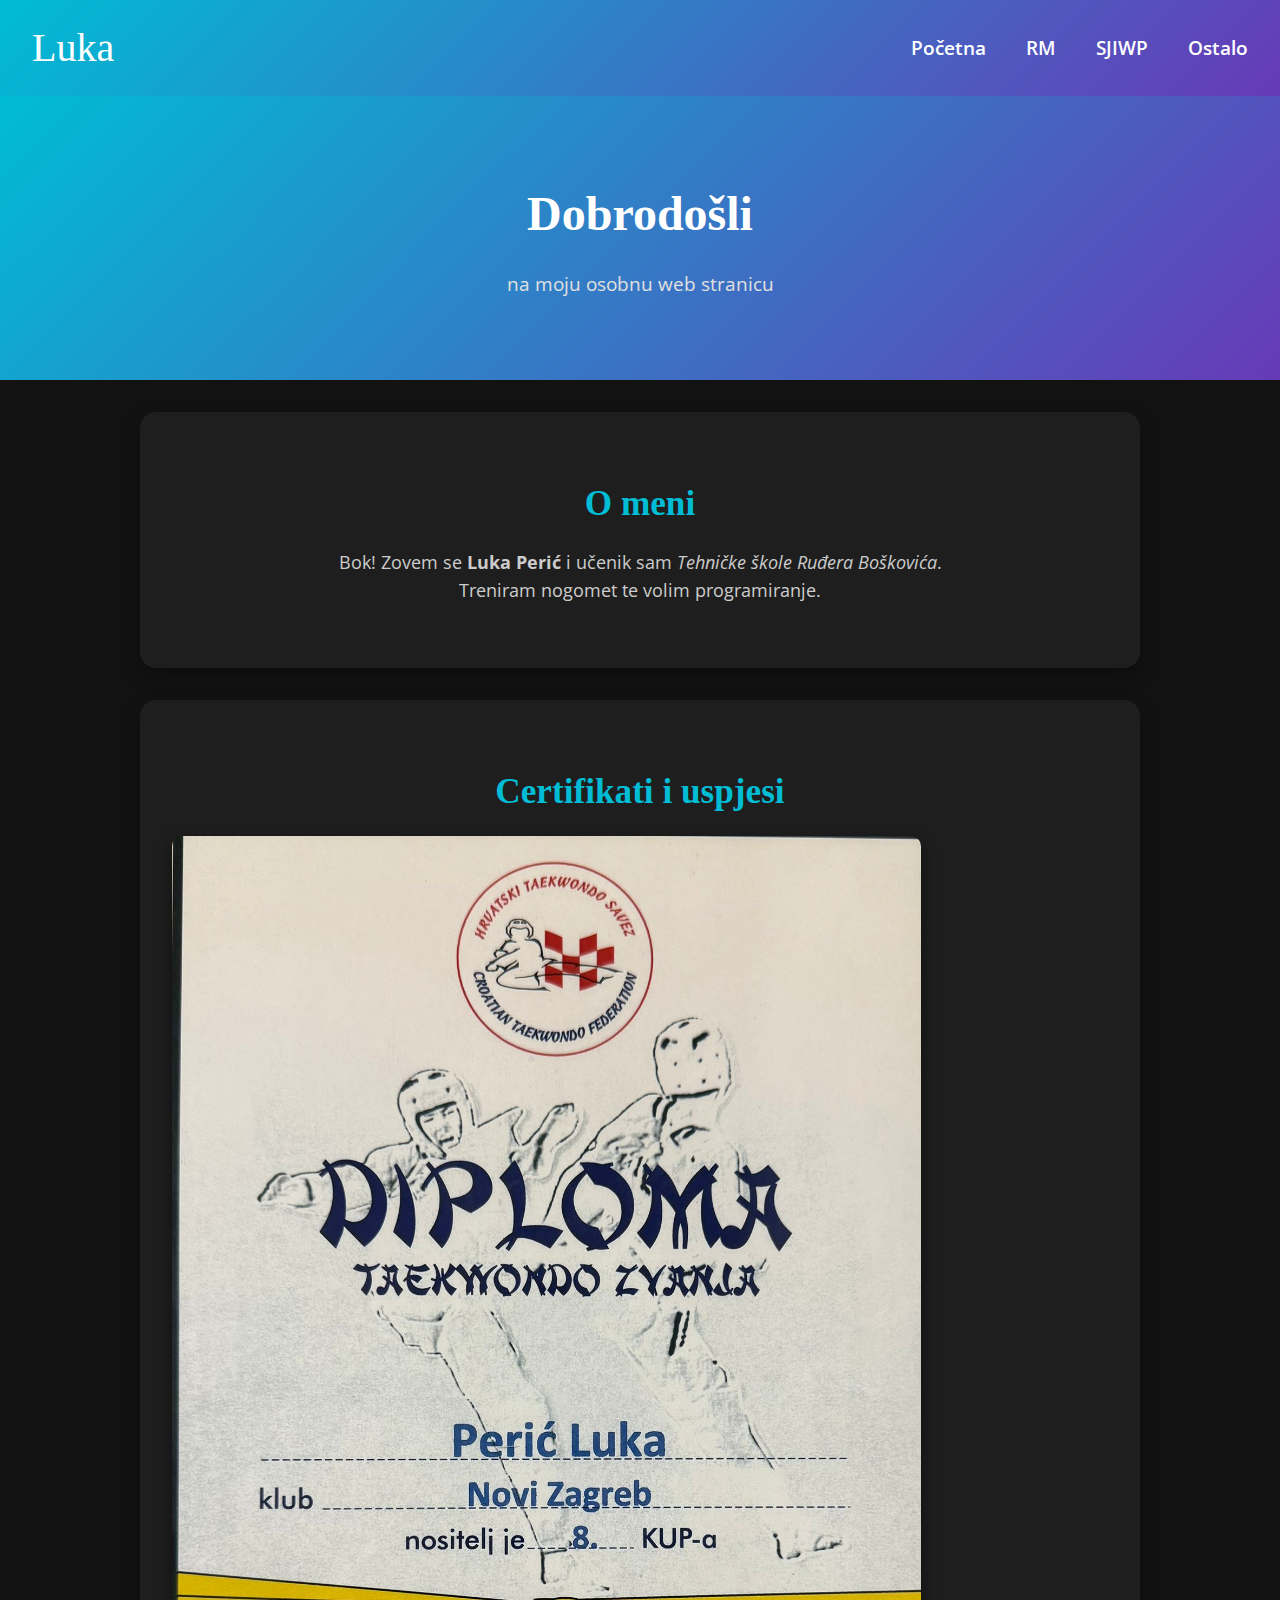
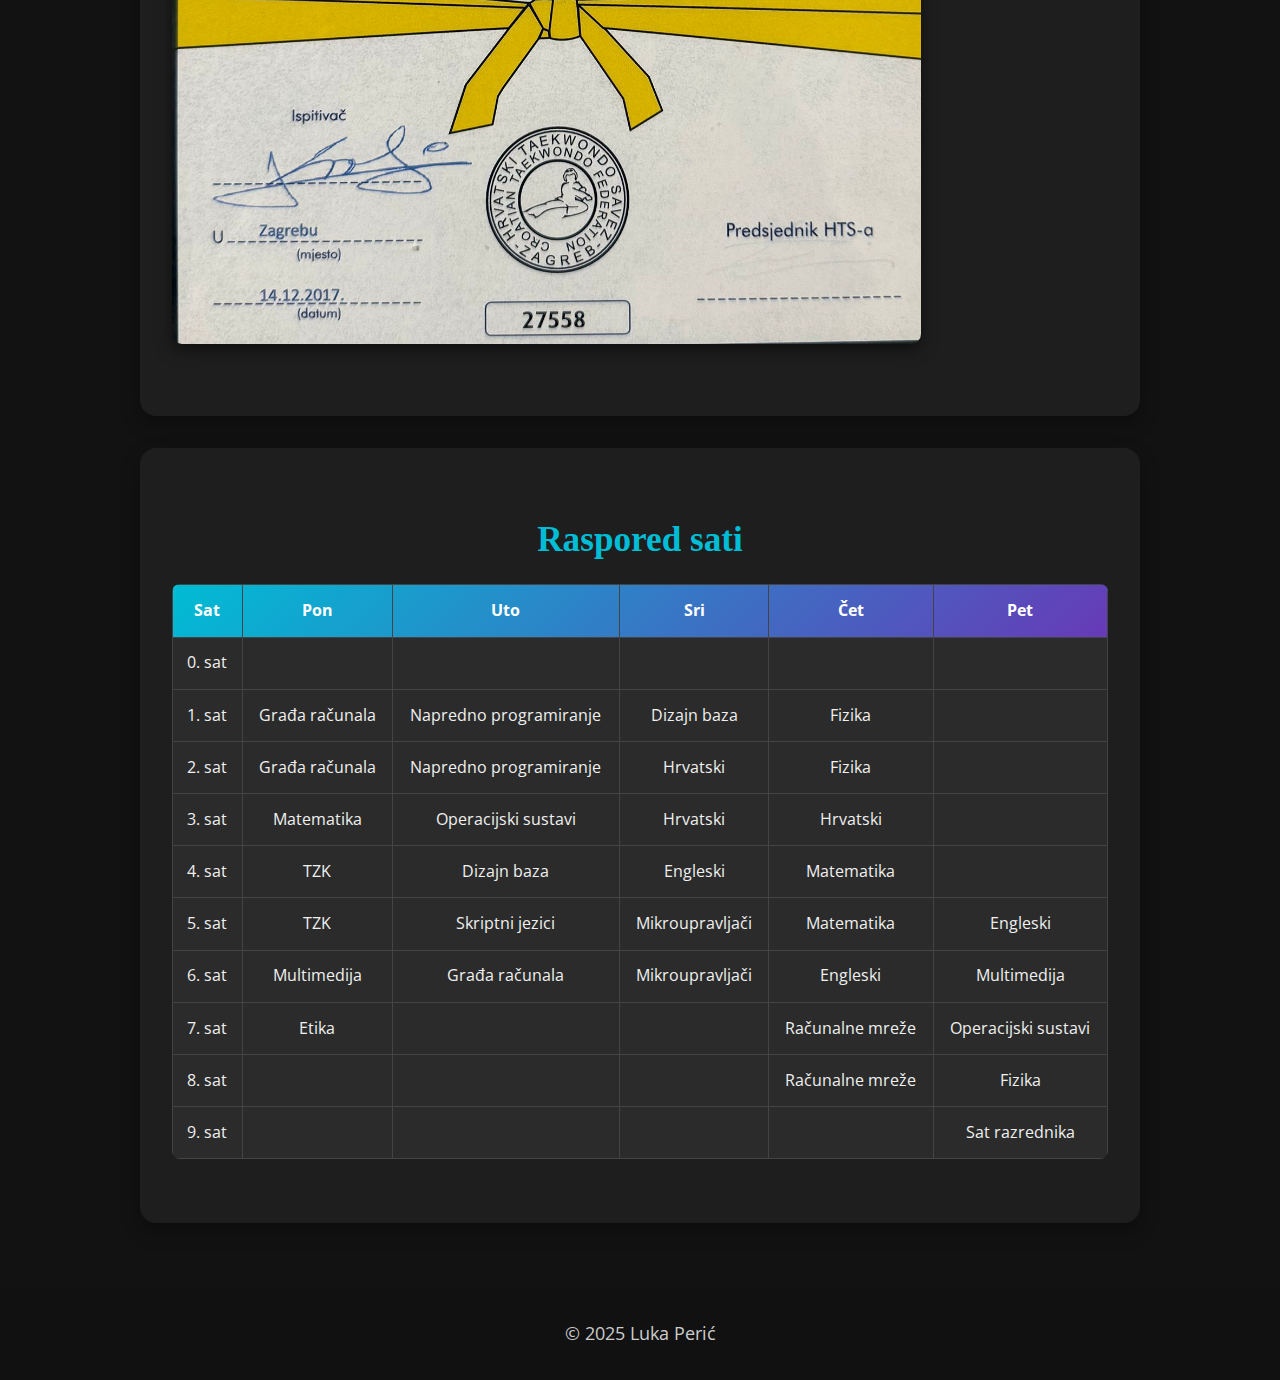
<file: index.html>
<!DOCTYPE html>
<html lang="hr">
    <head>
        <meta charset="UTF-8">
        <title>Luka Perić - Web Stranica</title>
        <meta name="viewport" content="width=device-width, initial-scale=1">
        <link href="https://fonts.googleapis.com/css?family=Baloo+Paaji|Open+Sans:300,300i,400,400i,600,600i,700,700i" rel="stylesheet">
        <link rel="stylesheet" href="style.css">
    </head>
    
<body>

    <nav class="custom-navbar">
        <div class="container">
            <a class="logo" href="index.html">Luka</a>
            <ul class="nav">
                <li class="item"><a class="link" href="index.html">Početna</a></li>
                <li class="item"><a class="link" href="RM.html">RM</a></li>
                <li class="item"><a class="link" href="SJIWP.html">SJIWP</a></li>
                <li class="item"><a class="link" href="ostalo.html">Ostalo</a></li>
            </ul>
        </div>
    </nav>

    <header class="header">
        <div class="overlay"></div>
        <div class="header-content container text-center">
            <h1 class="header-title">Dobrodošli</h1>
            <p class="header-subtitle">na moju osobnu web stranicu</p>
        </div>
    </header>

    <section class="section about" id="about">
        <div class="container text-center">
            <h2 class="section-title mb-4">O meni</h2>
            <p class="mb-3">
                Bok! Zovem se <strong>Luka Perić</strong> i učenik sam <em>Tehničke škole Ruđera Boškovića</em>.<br>
                Treniram nogomet te volim programiranje.
            </p>
        </div>
    </section>


    <section class="section" id="certifikati">
        <div class="container text-center">
            <h2 class="section-title mb-4">Certifikati i uspjesi</h2>
            <img src="IMG/certifikat.jpeg" alt="Certifikat" class="certificate-img">
        </div>
    </section>


    <section class="section" id="raspored">
        <div class="container text-center">
            <h2 class="section-title mb-4">Raspored sati</h2>
            <div class="table-responsive">
                <table class="table table-bordered table-hover">
                    <thead class="bg-primary text-white">
                        <tr>
                            <th>Sat</th>
                            <th>Pon</th>
                            <th>Uto</th>
                            <th>Sri</th>
                            <th>Čet</th>
                            <th>Pet</th>
                        </tr>
                    </thead>
                    <tbody>
                        <tr><td>0. sat</td><td></td><td></td><td></td><td></td><td></td></tr>
                        <tr><td>1. sat</td><td>Građa računala</td><td>Napredno programiranje</td><td>Dizajn baza</td><td>Fizika</td><td></td></tr>
                        <tr><td>2. sat</td><td>Građa računala</td><td>Napredno programiranje</td><td>Hrvatski</td><td>Fizika</td><td></td></tr>
                        <tr><td>3. sat</td><td>Matematika</td><td>Operacijski sustavi</td><td>Hrvatski</td><td>Hrvatski</td><td></td></tr>
                        <tr><td>4. sat</td><td>TZK</td><td>Dizajn baza</td><td>Engleski</td><td>Matematika</td><td></td></tr>
                        <tr><td>5. sat</td><td>TZK</td><td>Skriptni jezici</td><td>Mikroupravljači</td><td>Matematika</td><td>Engleski</td></tr>
                        <tr><td>6. sat</td><td>Multimedija</td><td>Građa računala</td><td>Mikroupravljači</td><td>Engleski</td><td>Multimedija</td></tr>
                        <tr><td>7. sat</td><td>Etika</td><td></td><td></td><td>Računalne mreže</td><td>Operacijski sustavi</td></tr>
                        <tr><td>8. sat</td><td></td><td></td><td></td><td>Računalne mreže</td><td>Fizika</td></tr>
                        <tr><td>9. sat</td><td></td><td></td><td></td><td></td><td>Sat razrednika</td></tr>
                    </tbody>
                </table>
            </div>
        </div>
    </section>

    <footer class="footer">
        <div class="container text-center">
            <p class="mb-0">© 2025 Luka Perić</p>
        </div>
    </footer>

</body>
</html>
</file>
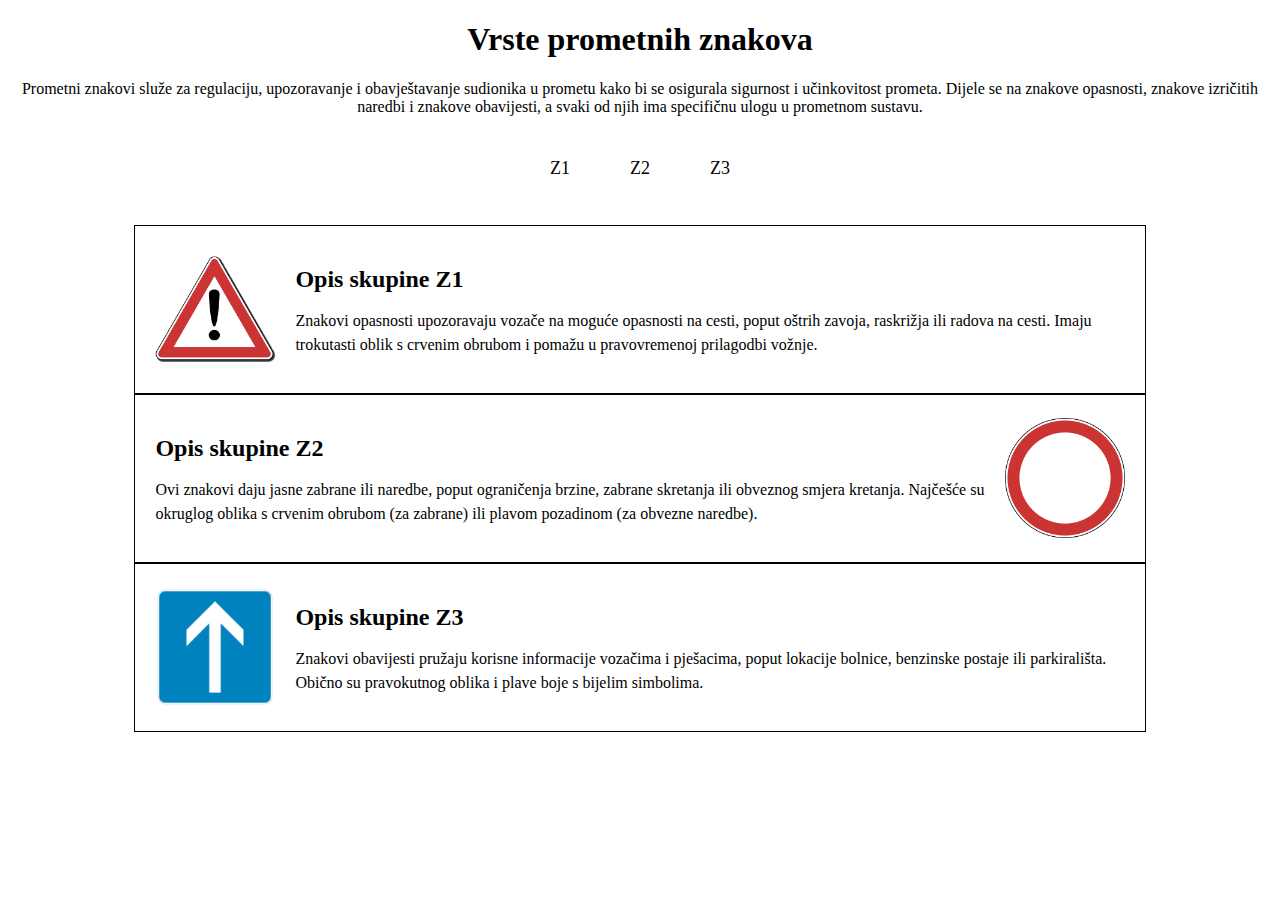
<file: LV20/index.html>
<!DOCTYPE html>
<html lang="hr">
<head>
    <meta charset="UTF-8">
    <meta name="viewport" content="width=device-width, initial-scale=1.0">
    <title>Prometni znakovi</title>
    <link rel="stylesheet" href="style.css">
</head>
<body>

    <header>
        <h1>Vrste prometnih znakova</h1>
        <p>Prometni znakovi služe za regulaciju, upozoravanje i obavještavanje sudionika u prometu kako bi se osigurala sigurnost i učinkovitost prometa. Dijele se na znakove opasnosti, znakove izričitih naredbi i znakove obavijesti, a svaki od njih ima specifičnu ulogu u prometnom sustavu.</p>
    </header>

    <nav>
        <ul>
            <li><a href="#z1">Z1</a></li>
            <li><a href="#z2">Z2</a></li>
            <li><a href="#z3">Z3</a></li>
        </ul>
    </nav>

    <main>
        <section id="z1" class="znak">
            <img src="slike/z1.png" alt="Znak Z1">
            <div class="text">
                <h2>Opis skupine Z1</h2>
                <p>Znakovi opasnosti upozoravaju vozače na moguće opasnosti na cesti, poput oštrih zavoja, raskrižja ili radova na cesti. Imaju trokutasti oblik s crvenim obrubom i pomažu u pravovremenoj prilagodbi vožnje.</p>
            </div>
        </section>

        <section id="z2" class="znak">
            <div class="text">
                <h2>Opis skupine Z2</h2>
                <p>Ovi znakovi daju jasne zabrane ili naredbe, poput ograničenja brzine, zabrane skretanja ili obveznog smjera kretanja. Najčešće su okruglog oblika s crvenim obrubom (za zabrane) ili plavom pozadinom (za obvezne naredbe).</p>
            </div>
            <img src="slike/z2.png" alt="Znak Z2">
        </section>

        <section id="z3" class="znak">
            <img src="slike/z3.png" alt="Znak Z3">
            <div class="text">
                <h2>Opis skupine Z3</h2>
                <p>Znakovi obavijesti pružaju korisne informacije vozačima i pješacima, poput lokacije bolnice, benzinske postaje ili parkirališta. Obično su pravokutnog oblika i plave boje s bijelim simbolima.</p>
            </div>
        </section>
    </main>

</body>
</html>
</file>
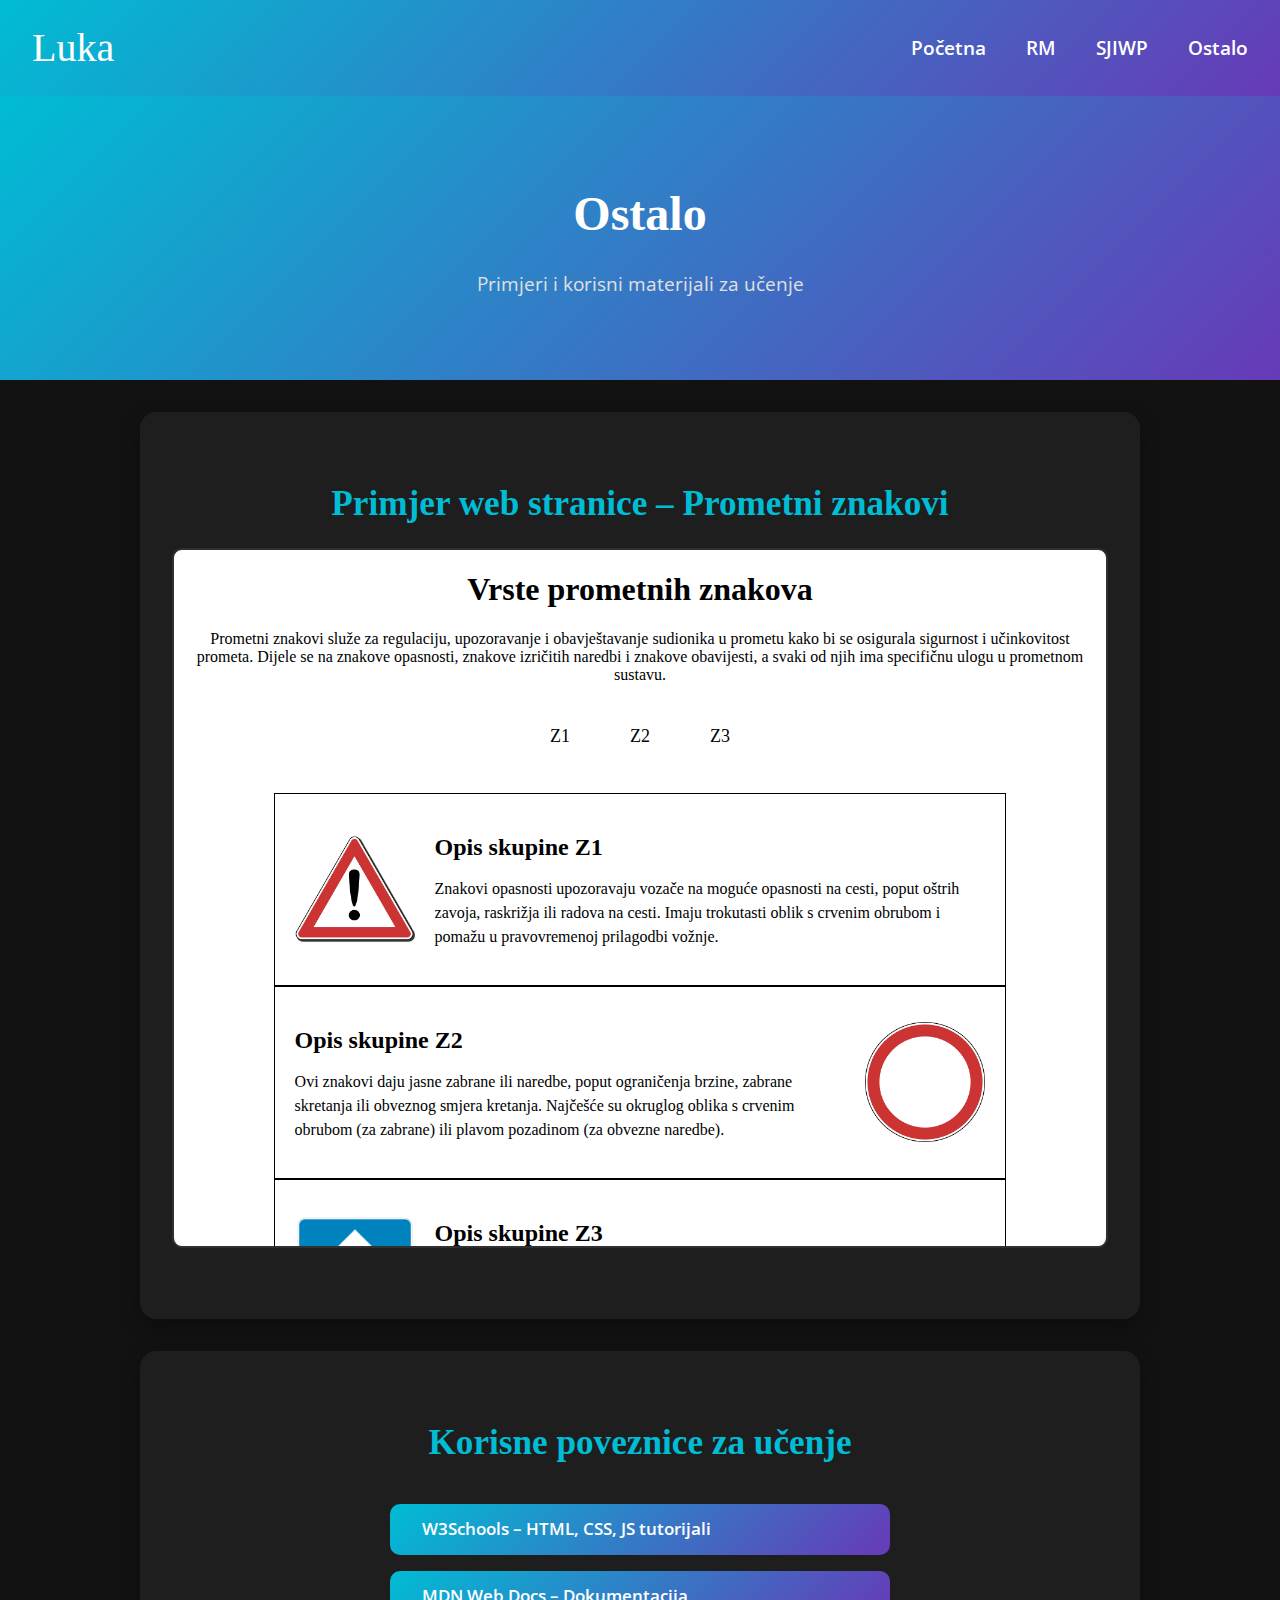
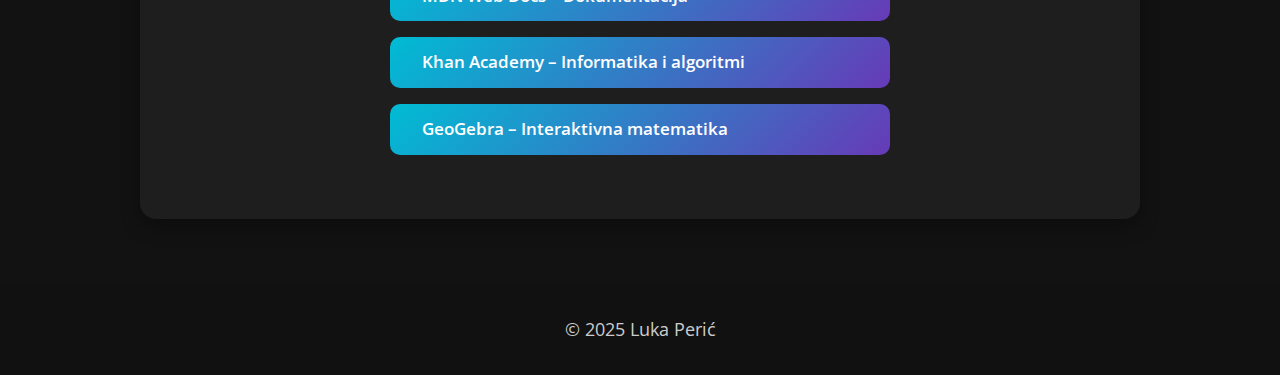
<file: ostalo.html>
<!DOCTYPE html>
<html lang="hr">
<head>
    <meta charset="UTF-8">
    <title>Ostalo - Prometni znakovi i resursi</title>
    <meta name="viewport" content="width=device-width, initial-scale=1">
    <link href="https://fonts.googleapis.com/css?family=Baloo+Paaji|Open+Sans:300,300i,400,400i,600,600i,700,700i" rel="stylesheet">
    <link rel="stylesheet" href="style.css">
</head>
<body>

<nav class="custom-navbar">
    <div class="container">
        <a class="logo" href="index.html">Luka</a>
        <ul class="nav">
            <li class="item"><a class="link" href="index.html">Početna</a></li>
            <li class="item"><a class="link" href="RM.html">RM</a></li>
            <li class="item"><a class="link" href="SJIWP.html">SJIWP</a></li>
            <li class="item"><a class="link" href="ostalo.html">Ostalo</a></li>
        </ul>
    </div>
</nav>

<header class="header">
    <div class="header-content container text-center">
        <h1 class="header-title">Ostalo</h1>
        <p class="header-subtitle">Primjeri i korisni materijali za učenje</p>
    </div>
</header>

<section class="section">
    <div class="container text-center">
        <h2 class="section-title mb-4">Primjer web stranice – Prometni znakovi</h2>
        <iframe src="LV20/index.html" width="100%" height="700px" style="border: 2px solid #303030; border-radius: 10px;background-color: white;"></iframe>
    </div>
</section>

<section class="section">
    <div class="container text-center">
        <h2 class="section-title mb-4">Korisne poveznice za učenje</h2>

        <div class="resource-links">
            <a href="https://www.w3schools.com/" target="_blank" class="resource-button">W3Schools – HTML, CSS, JS tutorijali</a>
            <a href="https://developer.mozilla.org/" target="_blank" class="resource-button">MDN Web Docs – Dokumentacija</a>
            <a href="https://www.khanacademy.org/computing" target="_blank" class="resource-button">Khan Academy – Informatika i algoritmi</a>
            <a href="https://www.geogebra.org/" target="_blank" class="resource-button">GeoGebra – Interaktivna matematika</a>
        </div>
    </div>
</section>

<footer class="footer">
    <div class="container text-center">
        <p class="mb-0">© 2025 Luka Perić</p>
    </div>
</footer>

</body>
</html>
</file>
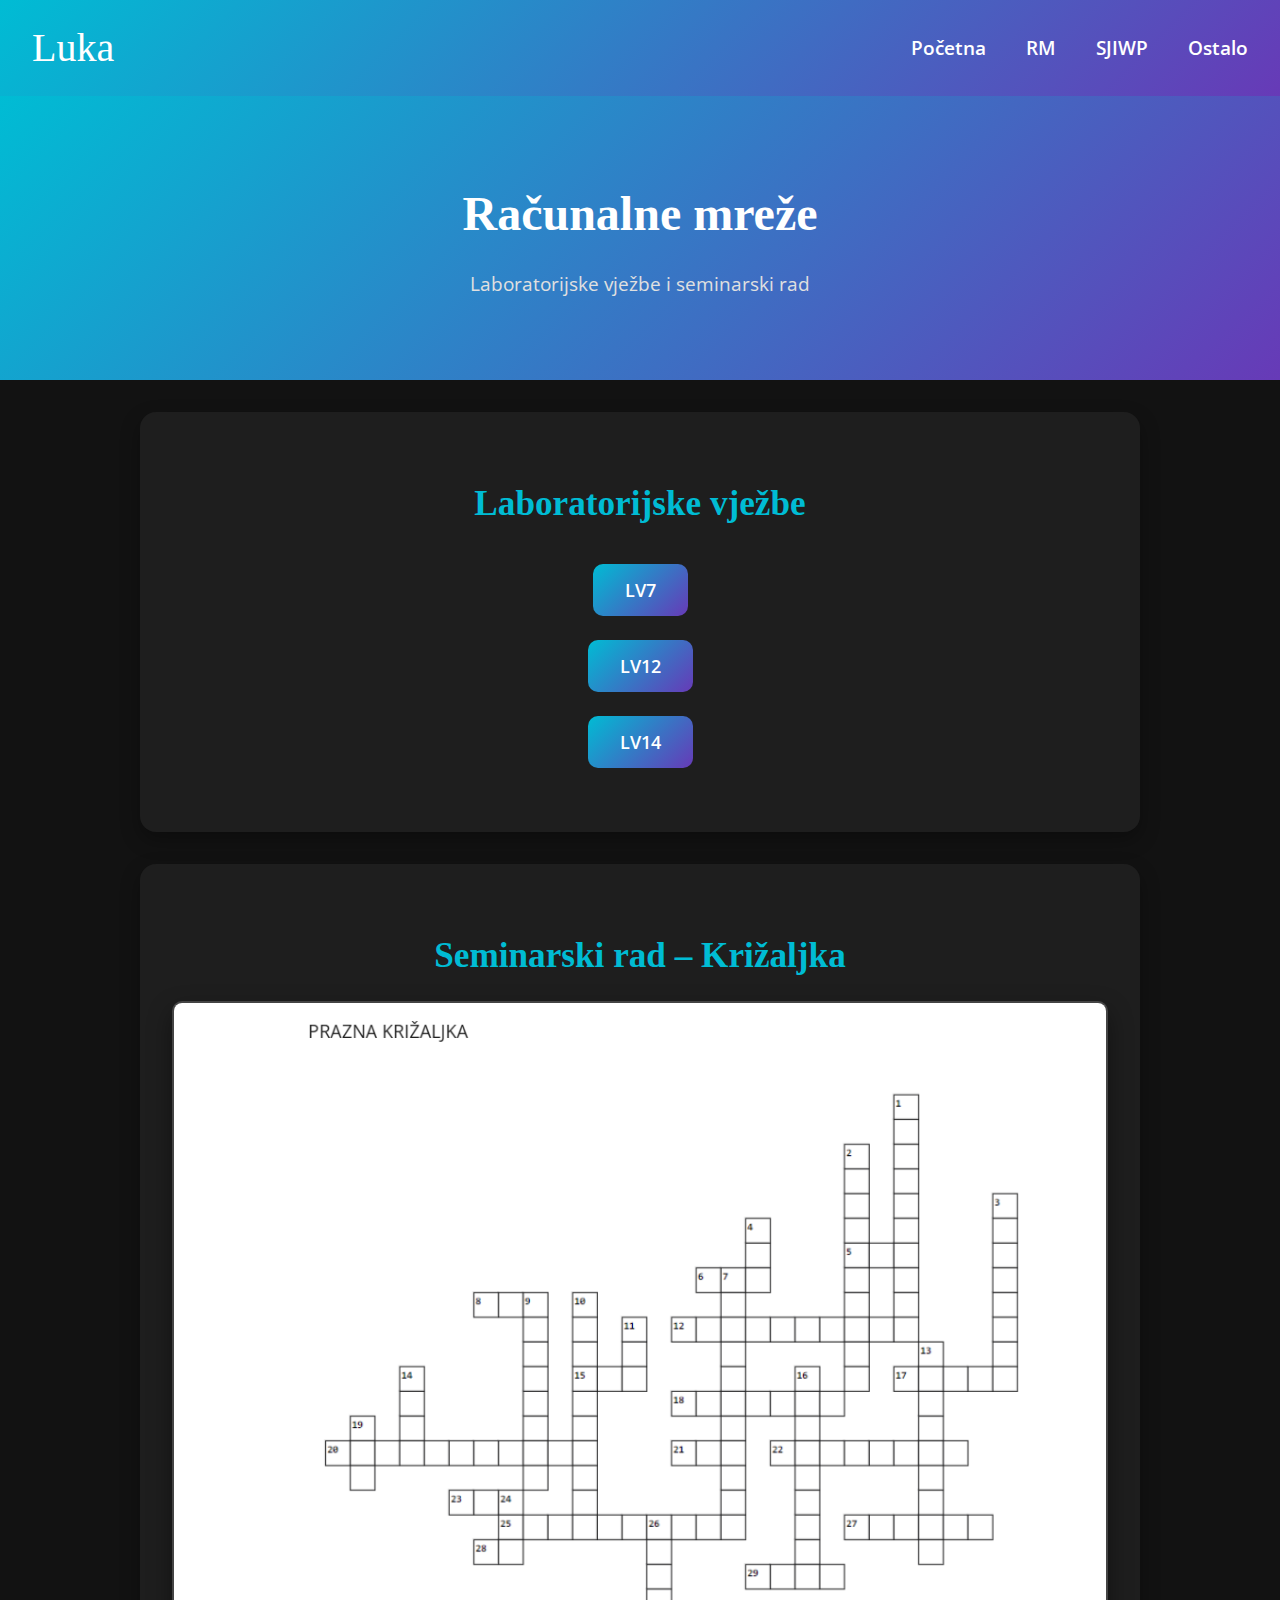
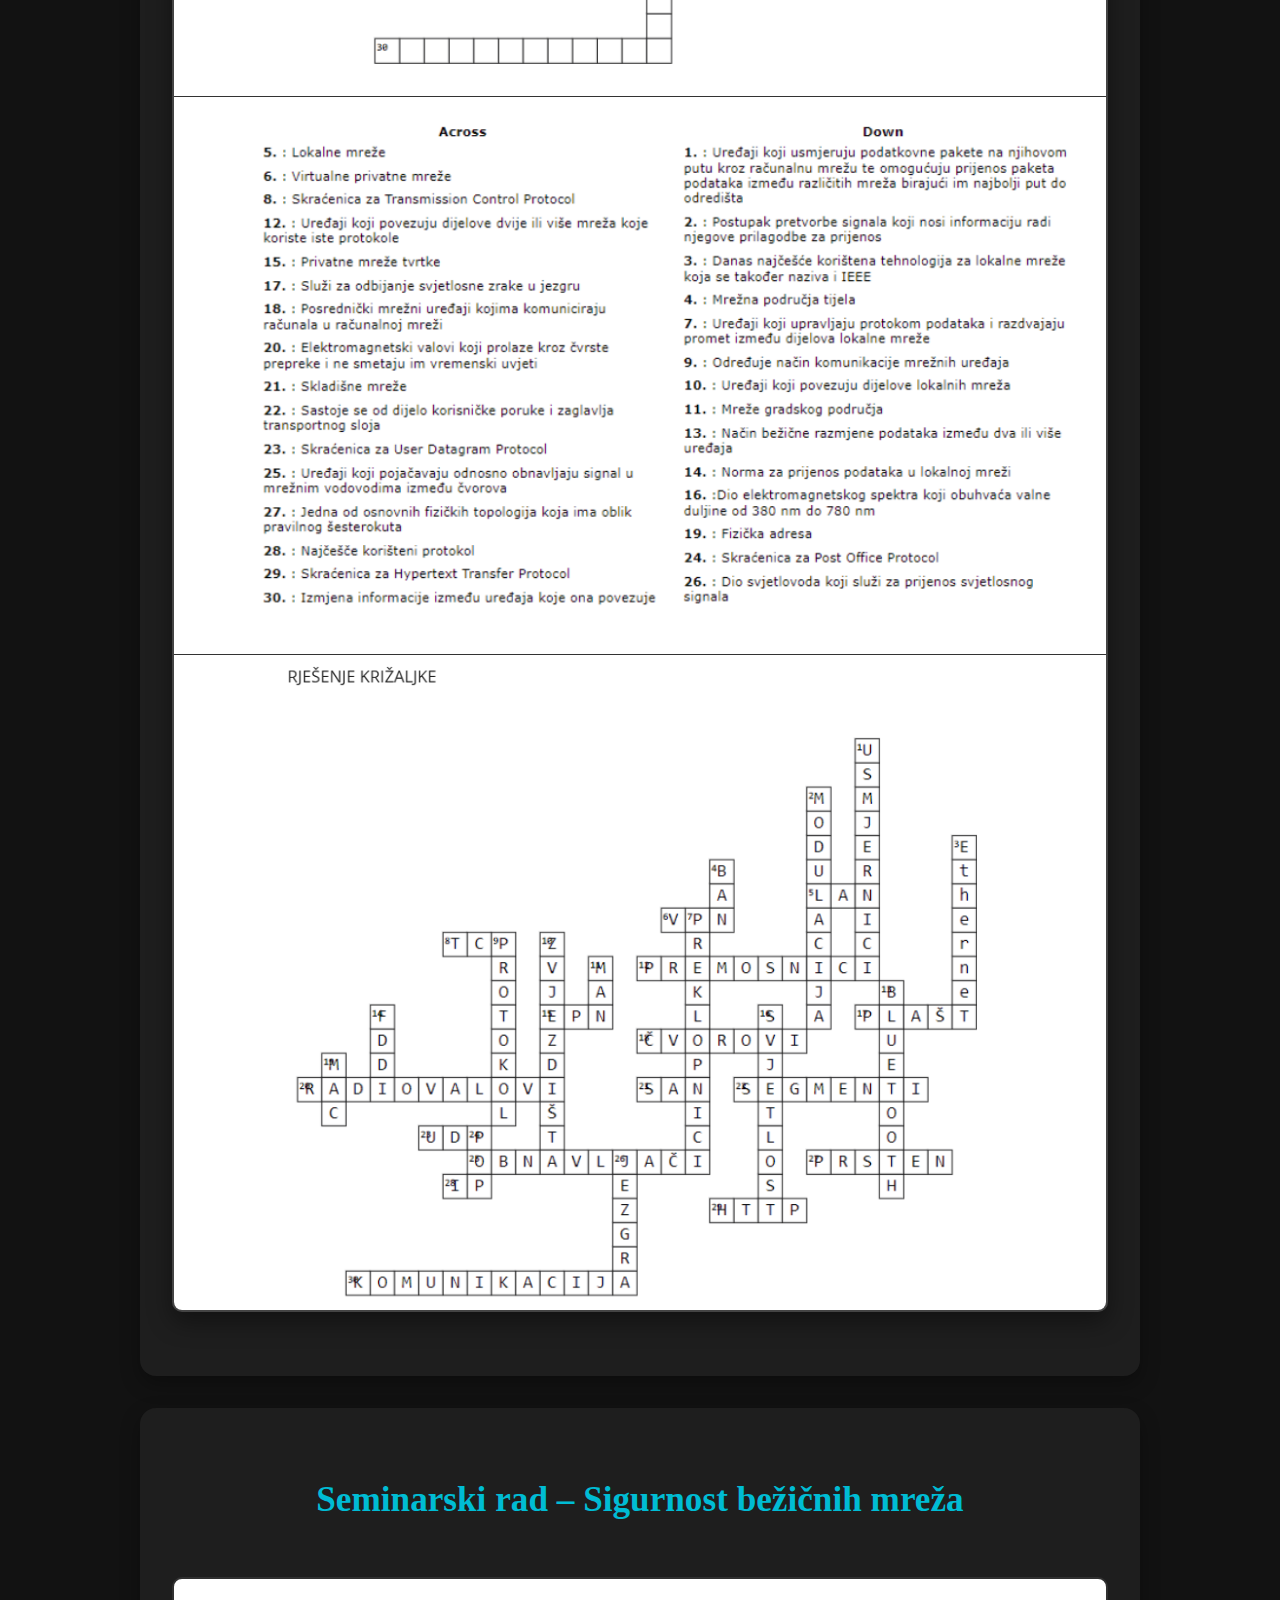
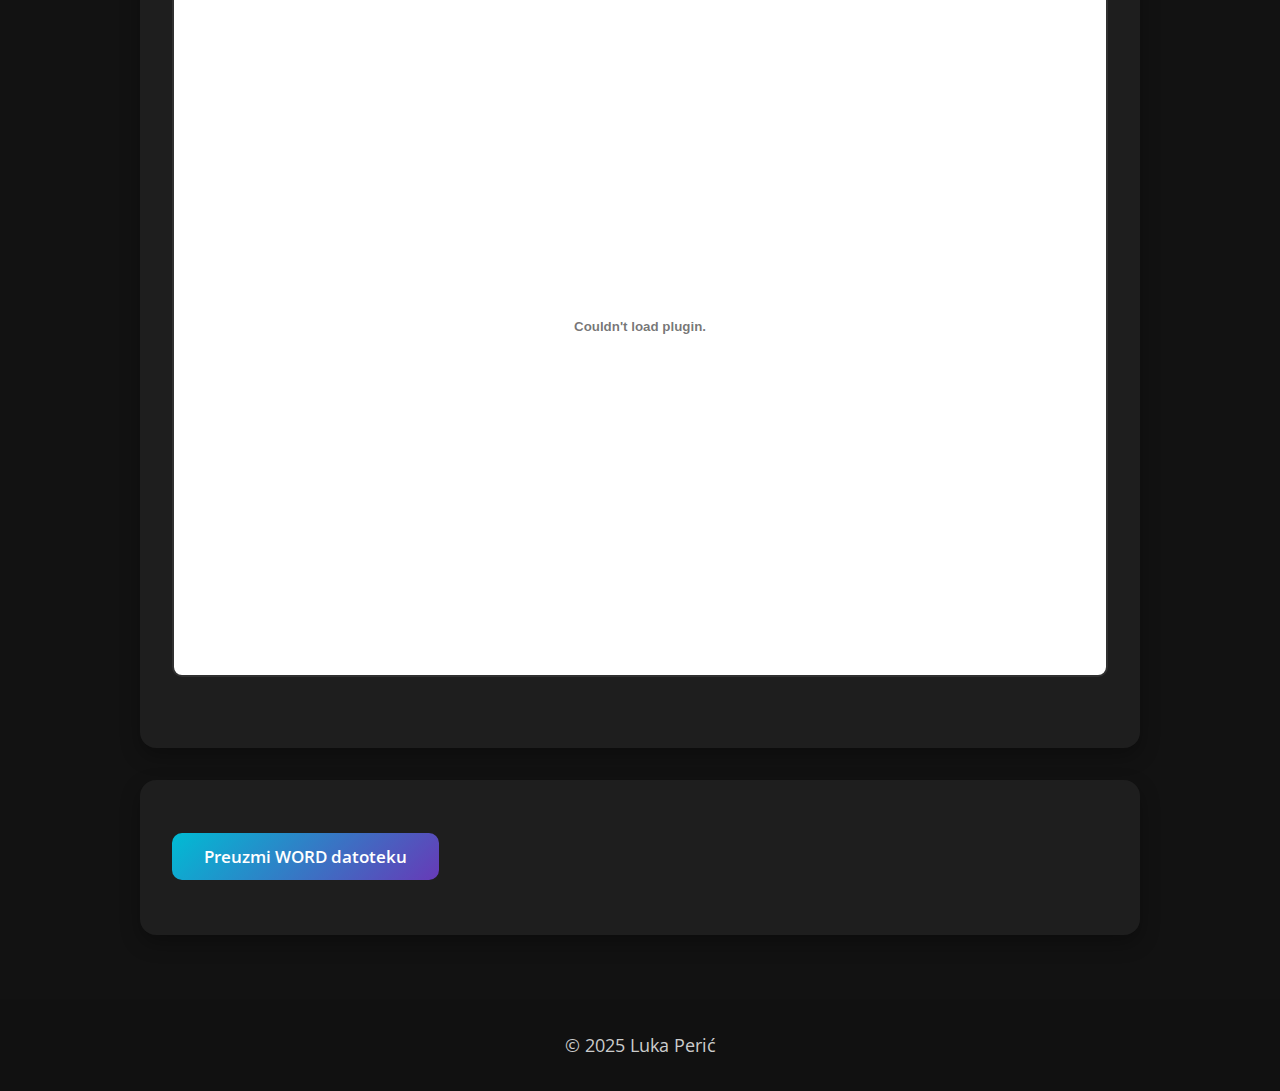
<file: RM.html>
<!DOCTYPE html>
<html lang="hr">
<head>
    <meta charset="UTF-8">
    <title>Računalne mreže</title>
    <meta name="viewport" content="width=device-width, initial-scale=1">
    <link href="https://fonts.googleapis.com/css?family=Baloo+Paaji|Open+Sans:300,300i,400,400i,600,600i,700,700i" rel="stylesheet">
    <link rel="stylesheet" href="style.css">
</head>
<body>

<nav class="custom-navbar">
    <div class="container">
        <a class="logo" href="index.html">Luka</a>
        <ul class="nav">
            <li class="item"><a class="link" href="index.html">Početna</a></li>
            <li class="item"><a class="link" href="RM.html">RM</a></li>
            <li class="item"><a class="link" href="SJIWP.html">SJIWP</a></li>
            <li class="item"><a class="link" href="ostalo.html">Ostalo</a></li>
        </ul>
    </div>
</nav>

<header class="header">
    <div class="header-content container text-center">
        <h1 class="header-title">Računalne mreže</h1>
        <p class="header-subtitle">Laboratorijske vježbe i seminarski rad</p>
    </div>
</header>

<section class="section">
    <div class="container text-center">
        <h2 class="section-title mb-4">Laboratorijske vježbe</h2>

        <div class="lv-links">
            <a href="LV/RM/LV7.pdf" target="_blank" class="lv-button">LV7</a>
            <a href="LV/RM/LV12.pdf" target="_blank" class="lv-button">LV12</a>
            <a href="LV/RM/LV14.pdf" target="_blank" class="lv-button">LV14</a>
        </div>
    </div>
</section>

<section class="section">
    <div class="container text-center">
        <h2 class="section-title mb-4">Seminarski rad – Križaljka</h2>

        <div class="seminar-wrapper">
            <img src="IMG/praznakrizaljka.png" alt="Pitanja" class="seminar-block">
            <img src="IMG/pitanja.png" alt="Prazna križaljka" class="seminar-block">
            <img src="IMG/rjesenjekrižaljke.png" alt="Rješenje križaljke" class="seminar-block">
        </div>
    </div>
</section>

<!-- Sekcija s PDF prikazom -->
<section class="section">
    <div class="container text-center">
        <h2 class="section-title mb-4">Seminarski rad – Sigurnost bežičnih mreža</h2>

        <embed src="Sigurnost-bezicnih-mreza_Luka-Peric_SEMINAR.pdf" type="application/pdf"
               width="100%" height="700px"
               style="border: 2px solid #303030; border-radius: 10px; background-color: white; margin-top: 2rem;" />
    </div>
</section>

<!-- Nova sekcija samo za gumb -->
<section class="section">
    <div class="container text-center">
        <a href="Sigurnost-bezicnih-mreza_Luka-Peric_SEMINAR.docx.docx" download class="resource-button">
            Preuzmi WORD datoteku
        </a>
    </div>
</section>





<footer class="footer">
    <div class="container text-center">
        <p class="mb-0">© 2025 Luka Perić</p>
    </div>
</footer>

</body>
</html>
</file>
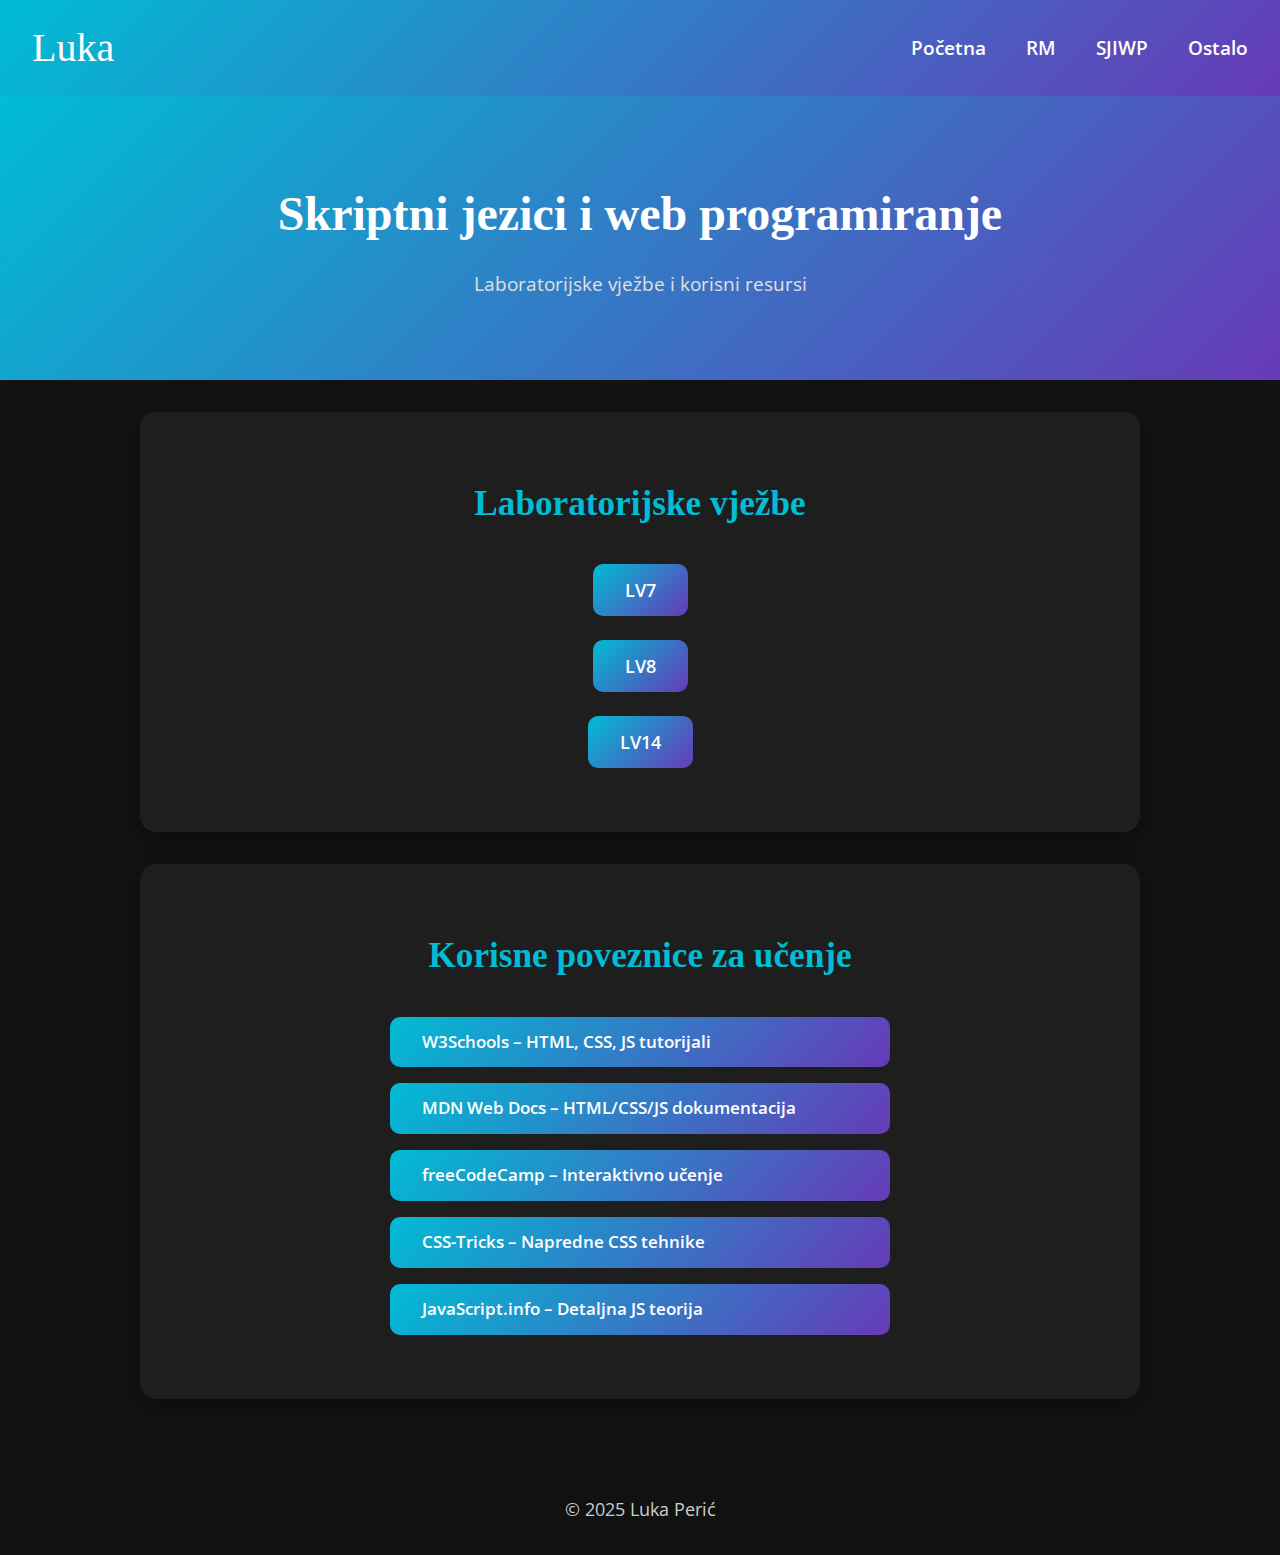
<file: SJIWP.html>
<!DOCTYPE html>
<html lang="hr">
<head>
    <meta charset="UTF-8">
    <title>Skriptni jezici i web programiranje</title>
    <meta name="viewport" content="width=device-width, initial-scale=1">
    <link href="https://fonts.googleapis.com/css?family=Baloo+Paaji|Open+Sans:300,300i,400,400i,600,600i,700,700i" rel="stylesheet">
    <link rel="stylesheet" href="style.css">
</head>
<body>

<nav class="custom-navbar">
    <div class="container">
        <a class="logo" href="index.html">Luka</a>
        <ul class="nav">
            <li class="item"><a class="link" href="index.html">Početna</a></li>
            <li class="item"><a class="link" href="RM.html">RM</a></li>
            <li class="item"><a class="link" href="SJIWP.html">SJIWP</a></li>
            <li class="item"><a class="link" href="ostalo.html">Ostalo</a></li>
        </ul>
    </div>
</nav>

<header class="header">
    <div class="header-content container text-center">
        <h1 class="header-title">Skriptni jezici i web programiranje</h1>
        <p class="header-subtitle">Laboratorijske vježbe i korisni resursi</p>
    </div>
</header>

<section class="section">
    <div class="container text-center">
        <h2 class="section-title mb-4">Laboratorijske vježbe</h2>

        <div class="lv-links">
            <a href="LV/SJIWP/LV7.pdf" target="_blank" class="lv-button">LV7</a>
            <a href="LV/SJIWP/LV8.pdf" target="_blank" class="lv-button">LV8</a>
            <a href="LV/SJIWP/LV14.pdf" target="_blank" class="lv-button">LV14</a>
        </div>
    </div>
</section>

<section class="section">
    <div class="container text-center">
        <h2 class="section-title mb-4">Korisne poveznice za učenje</h2>

        <div class="resource-links">
            <a href="https://www.w3schools.com/" target="_blank" class="resource-button">W3Schools – HTML, CSS, JS tutorijali</a>
            <a href="https://developer.mozilla.org/" target="_blank" class="resource-button">MDN Web Docs – HTML/CSS/JS dokumentacija</a>
            <a href="https://www.freecodecamp.org/" target="_blank" class="resource-button">freeCodeCamp – Interaktivno učenje</a>
            <a href="https://css-tricks.com/" target="_blank" class="resource-button">CSS-Tricks – Napredne CSS tehnike</a>
            <a href="https://javascript.info/" target="_blank" class="resource-button">JavaScript.info – Detaljna JS teorija</a>
        </div>
    </div>
</section>

<footer class="footer">
    <div class="container text-center">
        <p class="mb-0">© 2025 Luka Perić</p>
    </div>
</footer>

</body>
</html>
</file>
<file: style.css>
@import url('https://fonts.googleapis.com/css?family=Baloo+Paaji|Open+Sans:300,300i,400,400i,600,600i,700,700i');

:root {
    --bg-dark: #121212;
    --bg-light: #1e1e1e;
    --accent: #00bcd4;
    --text: #f0f0f0;
    --text-muted: #cccccc;
    --gradient: linear-gradient(135deg, #00bcd4, #673ab7);
}

* {
    box-sizing: border-box;
    margin: 0;
    padding: 0;
}

body {
    background: var(--bg-dark);
    color: var(--text);
    font-family: 'Open Sans', sans-serif;
    line-height: 1.6;
}

a {
    color: var(--accent);
    text-decoration: none;
    transition: 0.3s;
}

a:hover {
    text-decoration: none;
}

/* Navigacija */
.custom-navbar {
    background: var(--gradient);
    padding: 1rem 0;
    box-shadow: 0 2px 8px rgba(0,0,0,0.5);
}

.custom-navbar .container {
    display: flex;
    justify-content: space-between;
    align-items: center;
    padding: 0 2rem;
}

.logo {
    font-family: 'Baloo Paaji', cursive;
    font-size: 2.5rem;
    color: white;
    text-decoration: none;
    position: relative;
    transition: transform 0.3s ease;
}

.logo:hover {
    transform: scale(1.1);
}

.nav {
    list-style: none;
    display: flex;
    gap: 2.5rem;
    margin: 0;
    padding: 0;
}

.nav .link {
    font-size: 1.2rem;
    font-weight: 600;
    color: white;
    text-decoration: none;
    position: relative;
    transition: color 0.3s ease, transform 0.3s ease;
}

.nav .link::after {
    content: "";
    position: absolute;
    bottom: -5px;
    left: 50%;
    transform: translateX(-50%) scaleX(0);
    transform-origin: center;
    width: 100%;
    height: 2px;
    background: var(--accent);
    transition: transform 0.3s ease;
}

.nav .link:hover {
    color: var(--accent);
    transform: translateY(-2px);
}

.nav .link:hover::after {
    transform: translateX(-50%) scaleX(1);
}

.header {
    background: var(--gradient);
    padding: 5rem 2rem;
    text-align: center;
}

.header-title {
    font-family: 'Baloo Paaji', cursive;
    font-size: 3rem;
    color: white;
    margin-bottom: 1rem;
}

.header-subtitle {
    font-size: 1.2rem;
    color: #e0e0e0;
}

.section {
    padding: 4rem 2rem;
    background: var(--bg-light);
    margin: 2rem auto;
    max-width: 1000px;
    border-radius: 1rem;
    box-shadow: 0 8px 20px rgba(0, 0, 0, 0.3);
}

.section-title {
    font-family: 'Baloo Paaji', cursive;
    font-size: 2.2rem;
    color: var(--accent);
    margin-bottom: 1rem;
    text-align: center;
}

p {
    color: var(--text-muted);
    text-align: center;
    font-size: 1.1rem;
}

.certificate-container {
    display: flex;
    justify-content: center;
    align-items: center;
    padding: 2rem 0;
}

.certificate-img {
    max-width: 80%;
    border-radius: 10px;
    box-shadow: 0 6px 16px rgba(0, 0, 0, 0.5);
    transition: transform 0.4s ease, box-shadow 0.4s ease;
    cursor: pointer;
}

.certificate-img:hover {
    transform: scale(1.03);
    box-shadow: 0 16px 32px rgba(0, 0, 0, 0.6);
}

table {
    width: 100%;
    border-collapse: collapse;
    color: var(--text);
    background-color: #2b2b2b;
    border-radius: 0.5rem;
    overflow: hidden;
}

th, td {
    padding: 0.8rem;
    text-align: center;
    border: 1px solid #444;
}

thead {
    background: var(--gradient);
    color: white;
}

.footer {
    background: #111;
    color: #999;
    text-align: center;
    padding: 2rem;
    margin-top: 4rem;
}

@media (max-width: 768px) {
    .nav {
        flex-direction: column;
        align-items: center;
    }

    .header-title {
        font-size: 2rem;
    }

    .section {
        padding: 2rem 1rem;
    }
}

.lv-links {
  display: flex;
  flex-direction: column;
  gap: 1.5rem;
  align-items: center;
  margin-top: 2rem;
}

.lv-button {
  background: var(--gradient);
  color: white;
  padding: 0.75rem 2rem;
  border-radius: 10px;
  text-decoration: none;
  font-weight: 600;
  font-size: 1.1rem;
  transition: transform 0.3s ease, box-shadow 0.3s ease;
}

.lv-button:hover {
  transform: scale(1.05);
  box-shadow: 0 6px 20px rgba(0,0,0,0.3);
}

.seminar-img {
  display: flex;
  flex-direction: column;
  gap: 2rem;
  align-items: center;
  margin-top: 2rem;
}

.seminar-image {
  max-width: 90%;
  border-radius: 10px;
  box-shadow: 0 5px 15px rgba(0, 0, 0, 0.3);
  transition: transform 0.3s ease;
}

.seminar-image:hover {
  transform: scale(1.03);
}
.seminar-wrapper {
  display: block;
  width: 100%;
  max-width: 1000px;
  margin: auto;
  border: 2px solid #444;
  border-radius: 10px;
  overflow: hidden;
  box-shadow: 0 10px 25px rgba(0,0,0,0.4);
}

.seminar-block {
  display: block;
  width: 100%;
  height: auto;
  margin: 0;
  padding: 0;
  border-bottom: 1px solid #333;
}

.seminar-block:last-child {
  border-bottom: none;
}

.resource-links {
  display: flex;
  flex-direction: column;
  gap: 1rem;
  align-items: center;
  margin-top: 2rem;
}

.resource-button {
  background: var(--gradient);
  color: white;
  padding: 0.75rem 2rem;
  border-radius: 10px;
  text-decoration: none;
  font-weight: 600;
  font-size: 1.05rem;
  transition: transform 0.3s ease, box-shadow 0.3s ease;
  max-width: 500px;
  width: 100%;
}

.resource-button:hover {
  transform: scale(1.05);
  box-shadow: 0 6px 20px rgba(0,0,0,0.3);
}

.resource-links {
    display: flex;
    flex-direction: column;
    gap: 1rem;
    align-items: center;
    margin-top: 2rem;
}

.resource-button {
    background: var(--gradient);
    color: white;
    padding: 0.75rem 2rem;
    border-radius: 10px;
    text-decoration: none;
    font-weight: 600;
    font-size: 1.05rem;
    transition: transform 0.3s ease, box-shadow 0.3s ease;
    max-width: 500px;
    width: 100%;
}

.resource-button:hover {
    transform: scale(1.05);
    box-shadow: 0 6px 20px rgba(0,0,0,0.3);
}
</file>
<file: LV20/style.css>
header {
    text-align: center;       
}


nav {
    padding: 10px 0;
}


nav ul {
    list-style: none; 
    display: flex; 
    justify-content: center; 
    padding: 0;
}


nav ul li {
    margin: 0 15px; 
}

nav ul li a {
    text-decoration: none; 
    color: rgb(0, 0, 0); 
    font-size: 18px;
    padding: 10px 15px; 
}


main {
    width: 80%;
    margin: 20px auto;
}

.znak {
    display: flex;
    align-items: center;
    gap: 20px;
    padding: 20px;
    border: 1px solid #000000;
    background-color: #ffffff;
}

.znak img {
    width: 120px;
    height: auto;
}

.text {
    flex: 1;
}

.text h2 {
    margin-bottom: 10px;
    color: #000000;
}

.text p {
    font-size: 16px;
    color: #000000;
    line-height: 1.5;
}
</file>
